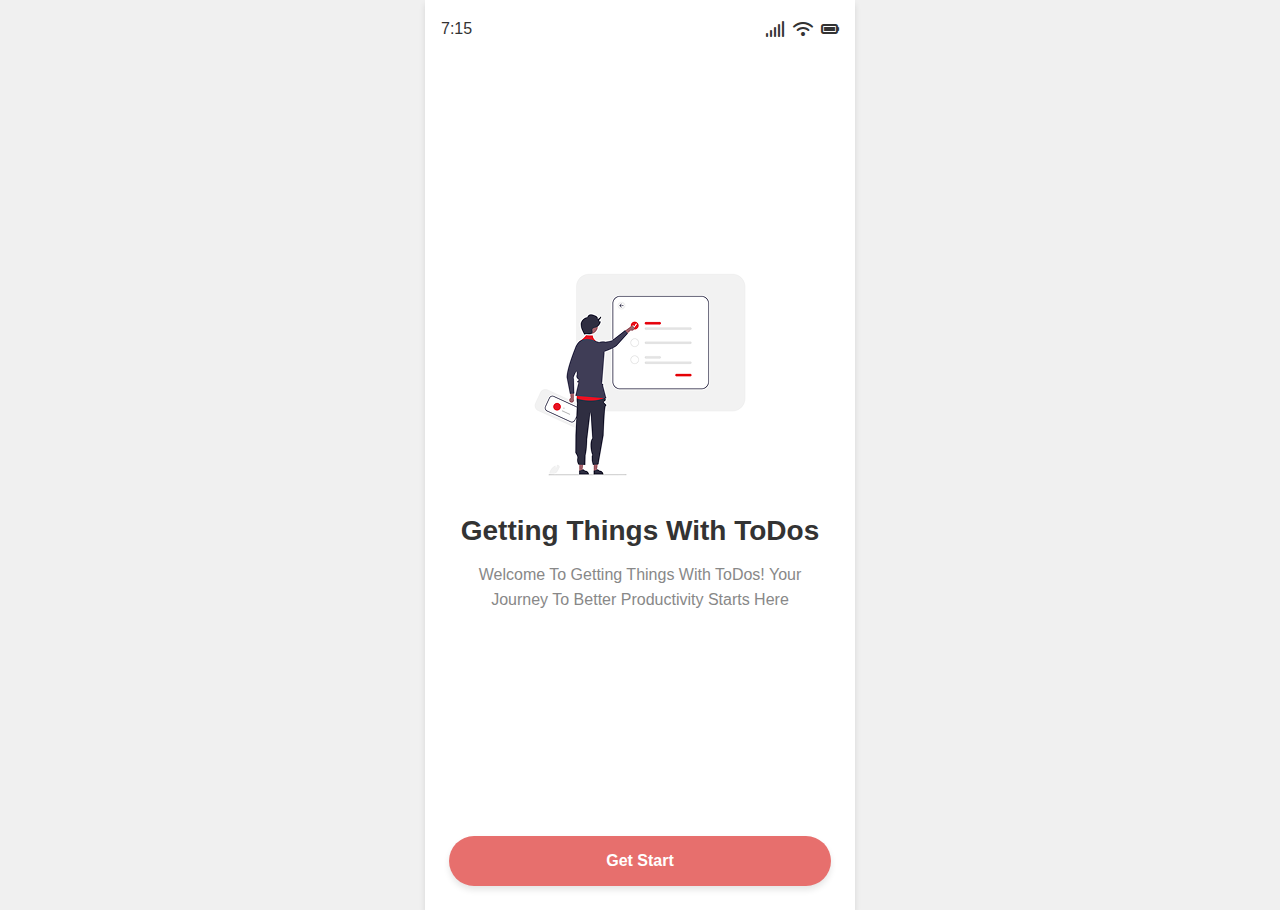
<file: index.html>
<!DOCTYPE html>
<html lang="en">
<head>
    <meta charset="UTF-8">
    <meta name="viewport" content="width=device-width, initial-scale=1.0">
    <title>ToDo App</title>
    <link rel="stylesheet" href="style.css">
    <link rel="stylesheet" href="https://cdnjs.cloudflare.com/ajax/libs/font-awesome/6.4.0/css/all.min.css">
</head>
<body>
    <div class="app-container">
        <div class="status-bar">
            <span class="time">7:15</span>
            <!-- <img src="Img/Ellipse 1.png" alt=""> -->
            <div class="status-icons">
                <i class="fas fa-signal"></i>
                <i class="fas fa-wifi"></i>
                <i class="fas fa-battery-full"></i>
            </div>
        </div>

        <div class="screen" id="welcome-screen">
            <div class="bubble-decoration"></div>
            <div class="content-container">
                <div class="img-container">
                  <img src="Img/undraw_Preferences_popup_re_4qk0 2.png" alt="">
                </div>
                <h1>Getting Things With ToDos</h1>
                <p>Welcome To Getting Things With ToDos! Your Journey To Better Productivity Starts Here</p>
            </div>
            <button class="primary-button" id="get-started-btn">Get Start</button>
        </div>
        
           <!-- Login Screen -->
        <div class="screen hidden" id="login-screen">
          <div class="bubble-decoration"></div>
          <div class="content-container">
              <h2>Welcome Back</h2>
              <div class="logo-container">
                <img src="Img/undraw_mobile_profile_7hvy 1.png" alt="">
              </div>
              <form id="login-form" class="form">
                  <div class="form-field">
                      <input type="text" placeholder="Enter Your Full Name" id="login-name" required>
                  </div>
                  <div class="form-field">
                      <input type="password" placeholder="Enter Password" id="login-password" required>
                  </div>
                  <button type="submit" class="primary-button">Login</button>
              </form>
              <div class="form-footer">
                  <span>Don't Have An Account?</span>
                  <button class="link-button" id="go-to-register">Sign Up</button>
              </div>
          </div>
      </div>

        <!-- Register Screen -->
        <div class="screen hidden" id="register-screen">
            <div class="bubble-decoration"></div>
            <div class="content-container">
                <h2>Welcome To Onboard!</h2>
                <p class="subtitle">Let's Help To Meet Up Your Tasks.</p>
                <form id="register-form" class="form">
                    <div class="form-field">
                        <input type="text" placeholder="Enter Your Full Name" id="register-name" required>
                    </div>
                    <div class="form-field">
                        <input type="email" placeholder="Enter Your Email" id="register-email" required>
                    </div>
                    <div class="form-field">
                        <input type="password" placeholder="Enter Password" id="register-password" required>
                    </div>
                    <button type="submit" class="primary-button">Register</button>
                </form>
                <div class="form-footer">
                    <span>Already Have An Account?</span>
                    <button class="link-button" id="go-to-login">Sign In</button>
                </div>
            </div>
        </div>

        <!-- Dashboard Screen -->
        <div class="screen hidden" id="dashboard-screen">
            <div class="bubble-decoration"></div>
            <div class="user-header">
                <div class="user-info">
                    <div class="user-avatar">
                        <i class="fas fa-user"></i>
                    </div>
                    <div>
                        <h3 id="user-name">User Name</h3>
                        <span class="user-status">Active</span>
                    </div>
                </div>
                <button id="logout-btn" class="icon-button">
                    <i class="fas fa-power-off"></i>
                </button>
            </div>
            <div class="dashboard-content">
                <h2>Dashboard</h2>
                <div class="search-container">
                    <input type="text" placeholder="Search For Tasks" id="task-search">
                    <i class="fas fa-search search-icon"></i>
                </div>
                <div class="categories-section">
                    <h3>Categories</h3>
                    <div class="categories-grid">
                        <div class="category-item">
                            <i class="fas fa-briefcase"></i>
                            <span>Work</span>
                        </div>
                        <div class="category-item personal">
                            <i class="fas fa-user"></i>
                            <span>Personal</span>
                        </div>
                        <div class="category-item shopping">
                            <i class="fas fa-shopping-cart"></i>
                            <span>Shopping</span>
                        </div>
                        <div class="category-item health">
                            <i class="fas fa-heart"></i>
                            <span>Health</span>
                        </div>
                    </div>
                </div>
                <div class="tasks-section">
                    <h3>Today's Task</h3>
                    <div id="tasks-container" class="tasks-container">
                        <!-- Tasks will be added dynamically here -->
                    </div>
                </div>
            </div>
            <!-- Add Task Button -->
            <button id="add-task-btn" class="fab-button">
                <i class="fas fa-plus"></i>
            </button>
            <!-- Bottom Navigation -->
            <div class="bottom-nav">
                <button class="nav-button active">
                    <i class="fas fa-home"></i>
                </button>
                <button class="nav-button">
                    <i class="fas fa-list-check"></i>
                </button>
                <div class="nav-spacer"></div>
                <button class="nav-button">
                    <i class="fas fa-trash"></i>
                </button>
                <button class="nav-button">
                    <i class="fas fa-cog"></i>
                </button>
            </div>
        </div>

        <!-- Task Detail Screen -->
        <div class="screen hidden" id="task-detail-screen">
            <div class="detail-header">
                <button id="back-to-dashboard" class="icon-button white">
                    <i class="fas fa-arrow-left"></i>
                </button>
                <div class="user-profile">
                    <div class="user-avatar-large">
                        <i class="fas fa-user"></i>
                    </div>
                    <h2 id="detail-user-name">User Name</h2>
                </div>
            </div>
            <div class="detail-content">
                <h2>Welcome To Getting Things</h2>
                <div id="detail-tasks-container" class="detail-tasks">
                    <!-- Tasks will be added dynamically here -->
                </div>
            </div>
            <div class="detail-footer">
                <button id="submit-tasks" class="primary-button">Submit</button>
            </div>
        </div>

        <!-- Toast Notification -->
        <div id="toast" class="toast hidden">
            <div class="toast-content">
                <div class="toast-message">
                    <h4 id="toast-title">Success</h4>
                    <p id="toast-description">Operation completed successfully</p>
                </div>
            </div>
        </div>
    </div>

    <script src="script.js"></script>
</body>
</html>
</file>
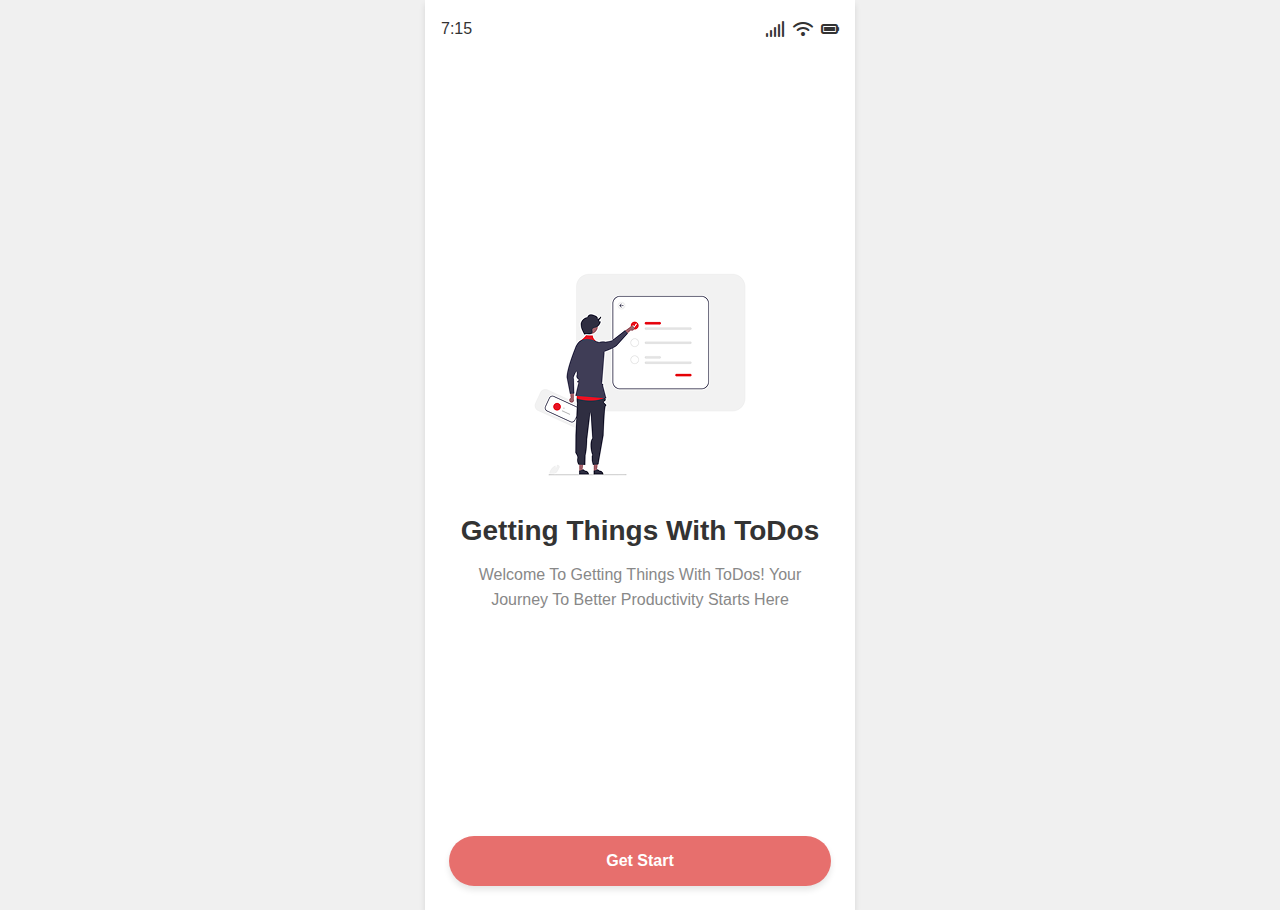
<file: To-Do List App/index.html>
<!DOCTYPE html>
<html lang="en">
<head>
    <meta charset="UTF-8">
    <meta name="viewport" content="width=device-width, initial-scale=1.0">
    <title>ToDo App</title>
    <link rel="stylesheet" href="style.css">
    <link rel="stylesheet" href="https://cdnjs.cloudflare.com/ajax/libs/font-awesome/6.4.0/css/all.min.css">
</head>
<body>
    <div class="app-container">
        <div class="status-bar">
            <span class="time">7:15</span>
            <!-- <img src="Img/Ellipse 1.png" alt=""> -->
            <div class="status-icons">
                <i class="fas fa-signal"></i>
                <i class="fas fa-wifi"></i>
                <i class="fas fa-battery-full"></i>
            </div>
        </div>

        <div class="screen" id="welcome-screen">
            <div class="bubble-decoration"></div>
            <div class="content-container">
                <div class="img-container">
                  <img src="Img/undraw_Preferences_popup_re_4qk0 2.png" alt="">
                </div>
                <h1>Getting Things With ToDos</h1>
                <p>Welcome To Getting Things With ToDos! Your Journey To Better Productivity Starts Here</p>
            </div>
            <button class="primary-button" id="get-started-btn">Get Start</button>
        </div>
        
           <!-- Login Screen -->
        <div class="screen hidden" id="login-screen">
          <div class="bubble-decoration"></div>
          <div class="content-container">
              <h2>Welcome Back</h2>
              <div class="logo-container">
                <img src="Img/undraw_mobile_profile_7hvy 1.png" alt="">
              </div>
              <form id="login-form" class="form">
                  <div class="form-field">
                      <input type="text" placeholder="Enter Your Full Name" id="login-name" required>
                  </div>
                  <div class="form-field">
                      <input type="password" placeholder="Enter Password" id="login-password" required>
                  </div>
                  <button type="submit" class="primary-button">Login</button>
              </form>
              <div class="form-footer">
                  <span>Don't Have An Account?</span>
                  <button class="link-button" id="go-to-register">Sign Up</button>
              </div>
          </div>
      </div>

        <!-- Register Screen -->
        <div class="screen hidden" id="register-screen">
            <div class="bubble-decoration"></div>
            <div class="content-container">
                <h2>Welcome To Onboard!</h2>
                <p class="subtitle">Let's Help To Meet Up Your Tasks.</p>
                <form id="register-form" class="form">
                    <div class="form-field">
                        <input type="text" placeholder="Enter Your Full Name" id="register-name" required>
                    </div>
                    <div class="form-field">
                        <input type="email" placeholder="Enter Your Email" id="register-email" required>
                    </div>
                    <div class="form-field">
                        <input type="password" placeholder="Enter Password" id="register-password" required>
                    </div>
                    <button type="submit" class="primary-button">Register</button>
                </form>
                <div class="form-footer">
                    <span>Already Have An Account?</span>
                    <button class="link-button" id="go-to-login">Sign In</button>
                </div>
            </div>
        </div>

        <!-- Dashboard Screen -->
        <div class="screen hidden" id="dashboard-screen">
            <div class="bubble-decoration"></div>
            <div class="user-header">
                <div class="user-info">
                    <div class="user-avatar">
                        <i class="fas fa-user"></i>
                    </div>
                    <div>
                        <h3 id="user-name">User Name</h3>
                        <span class="user-status">Active</span>
                    </div>
                </div>
                <button id="logout-btn" class="icon-button">
                    <i class="fas fa-power-off"></i>
                </button>
            </div>
            <div class="dashboard-content">
                <h2>Dashboard</h2>
                <div class="search-container">
                    <input type="text" placeholder="Search For Tasks" id="task-search">
                    <i class="fas fa-search search-icon"></i>
                </div>
                <div class="categories-section">
                    <h3>Categories</h3>
                    <div class="categories-grid">
                        <div class="category-item">
                            <i class="fas fa-briefcase"></i>
                            <span>Work</span>
                        </div>
                        <div class="category-item personal">
                            <i class="fas fa-user"></i>
                            <span>Personal</span>
                        </div>
                        <div class="category-item shopping">
                            <i class="fas fa-shopping-cart"></i>
                            <span>Shopping</span>
                        </div>
                        <div class="category-item health">
                            <i class="fas fa-heart"></i>
                            <span>Health</span>
                        </div>
                    </div>
                </div>
                <div class="tasks-section">
                    <h3>Today's Task</h3>
                    <div id="tasks-container" class="tasks-container">
                        <!-- Tasks will be added dynamically here -->
                    </div>
                </div>
            </div>
            <!-- Add Task Button -->
            <button id="add-task-btn" class="fab-button">
                <i class="fas fa-plus"></i>
            </button>
            <!-- Bottom Navigation -->
            <div class="bottom-nav">
                <button class="nav-button active">
                    <i class="fas fa-home"></i>
                </button>
                <button class="nav-button">
                    <i class="fas fa-list-check"></i>
                </button>
                <div class="nav-spacer"></div>
                <button class="nav-button">
                    <i class="fas fa-trash"></i>
                </button>
                <button class="nav-button">
                    <i class="fas fa-cog"></i>
                </button>
            </div>
        </div>

        <!-- Task Detail Screen -->
        <div class="screen hidden" id="task-detail-screen">
            <div class="detail-header">
                <button id="back-to-dashboard" class="icon-button white">
                    <i class="fas fa-arrow-left"></i>
                </button>
                <div class="user-profile">
                    <div class="user-avatar-large">
                        <i class="fas fa-user"></i>
                    </div>
                    <h2 id="detail-user-name">User Name</h2>
                </div>
            </div>
            <div class="detail-content">
                <h2>Welcome To Getting Things</h2>
                <div id="detail-tasks-container" class="detail-tasks">
                    <!-- Tasks will be added dynamically here -->
                </div>
            </div>
            <div class="detail-footer">
                <button id="submit-tasks" class="primary-button">Submit</button>
            </div>
        </div>

        <!-- Toast Notification -->
        <div id="toast" class="toast hidden">
            <div class="toast-content">
                <div class="toast-message">
                    <h4 id="toast-title">Success</h4>
                    <p id="toast-description">Operation completed successfully</p>
                </div>
            </div>
        </div>
    </div>

    <script src="script.js"></script>
</body>
</html>
</file>
<file: style.css>
:root {
  --primary-color: #E76F6D;
  --secondary-color: #f5f5f5;
  --text-color: #333333;
  --light-text-color: #888888;
  --border-color: #e1e1e1;
  --success-color: #4CAF50;
  --info-color: #2196F3;
  --warning-color: #FFC107;
  --danger-color: #f44336;
  --border-radius: 20px;
  --box-shadow: 0 4px 6px rgba(0, 0, 0, 0.1);
}

* {
  box-sizing: border-box;
  margin: 0;
  padding: 0;
  font-family: 'Segoe UI', Tahoma, Geneva, Verdana, sans-serif;
}

body {
  background-color: #f0f0f0;
  color: var(--text-color);
  line-height: 1.6;
}


.app-container {
  position: relative;
  max-width: 430px;
  margin: 0 auto;
  background-color: white;
  min-height: 100vh;
  overflow: hidden;
  box-shadow: var(--box-shadow);
}

/* Status Bar */
.status-bar {
  display: flex;
  justify-content: space-between;
  align-items: center;
  padding: 1rem;
  z-index: 10;
}

.status-icons {
  display: flex;
  gap: 0.5rem;
}

/* Bubble Decoration */
.bubble-decoration {
  position: absolute;
  top: -100px;
  right: -100px;
  width: 200px;
  height: 200px;
  border-radius: 50%;
  background-color: rgba(231, 111, 109, 0.2);
  z-index: -1;
}

.bubble-decoration::after {
  content: '';
  position: absolute;
  top: 50px;
  left: -150px;
  width: 150px;
  height: 150px;
  border-radius: 50%;
  background-color: rgba(231, 111, 109, 0.1);
}

/* Screen Styles */
.screen {
  position: relative;
  padding: 0 1.5rem 1.5rem;
  height: calc(100vh - 3rem);
  display: flex;
  flex-direction: column;
  transition: transform 0.3s ease-in-out;
}

.hidden {
  display: none !important;
}

.slide-in {
  animation: slideIn 0.3s forwards;
}

@keyframes slideIn {
  from { transform: translateX(100%); }
  to { transform: translateX(0); }
}

/* Content Container */
.content-container {
  flex: 1;
  display: flex;
  flex-direction: column;
  justify-content: center;
  align-items: center;
  text-align: center;
  z-index: 1;
}

/* Buttons */
.primary-button {
  background-color: var(--primary-color);
  color: white;
  padding: 1rem 1.5rem;
  border: none;
  border-radius: 30px;
  font-weight: bold;
  cursor: pointer;
  width: 100%;
  font-size: 1rem;
  box-shadow: var(--box-shadow);
  transition: background-color 0.2s;
}

.primary-button:hover {
  background-color: #d25e5c;
}

.link-button {
  background: none;
  border: none;
  color: var(--primary-color);
  font-weight: 500;
  cursor: pointer;
  padding: 0.5rem;
}

.icon-button {
  background: none;
  border: none;
  color: var(--primary-color);
  font-size: 1.2rem;
  cursor: pointer;
  display: flex;
  align-items: center;
  justify-content: center;
  padding: 0.5rem;
}

.icon-button.white {
  color: white;
}

/* Welcome Screen */
.logo-container {
  margin-bottom: 2rem;
}

#welcome-screen h1 {
  font-size: 1.75rem;
  margin-bottom: 0.5rem;
  color: var(--text-color);
}

#welcome-screen p {
  color: var(--light-text-color);
  margin-bottom: 2rem;
}

/* Forms */
.form {
  width: 100%;
  margin-top: 1rem;
}

.form-field {
  margin-bottom: 1rem;
}

.form input {
  width: 100%;
  padding: 1rem 1.5rem;
  border: 1px solid var(--primary-color);
  border-radius: 30px;
  outline: none;
  transition: box-shadow 0.2s;
  font-size: 0.9rem;
}

.form input:focus {
  box-shadow: 0 0 0 2px rgba(231, 111, 109, 0.2);
}

.form-footer {
  margin-top: 1rem;
  text-align: center;
}
.user-header {
  display: flex;
  justify-content: space-between;
  align-items: center;
  padding: 1rem 0;
  border-bottom: 1px solid var(--border-color);
}

.user-info {
  display: flex;
  align-items: center;
}

.user-avatar {
  width: 2.5rem;
  height: 2.5rem;
  background-color: var(--secondary-color);
  border-radius: 50%;
  display: flex;
  align-items: center;
  justify-content: center;
  margin-right: 0.75rem;
}

.user-status {
  color: var(--success-color);
  font-size: 0.8rem;
}

.dashboard-content {
  padding: 1rem 0;
  overflow-y: auto;
  flex: 1;
}

.dashboard-content h2 {
  font-size: 1.5rem;
  margin-bottom: 1rem;
}

.search-container {
  position: relative;
  margin-bottom: 1rem;
}

.search-container input {
  width: 100%;
  padding: 0.75rem 2.5rem;
  background-color: var(--secondary-color);
  border: none;
  border-radius: 10px;
  outline: none;
}

.search-icon {
  position: absolute;
  left: 1rem;
  top: 50%;
  transform: translateY(-50%);
  color: var(--light-text-color);
}

.categories-section {
  margin-bottom: 1.5rem;
}

.categories-section h3 {
  font-size: 1.2rem;
  margin-bottom: 0.75rem;
}

.categories-grid {
  display: grid;
  grid-template-columns: repeat(4, 1fr);
  gap: 0.5rem;
}

.category-item {
  display: flex;
  flex-direction: column;
  align-items: center;
  padding: 0.75rem;
  background-color: var(--secondary-color);
  border-radius: 10px;
}

.category-item i {
  margin-bottom: 0.25rem;
}

.category-item.personal i, .category-item.personal span {
  color: #1E88E5;
}

.category-item.shopping i, .category-item.shopping span {
  color: #FFC107;
}

.category-item.health i, .category-item.health span {
  color: #E53935;
}

.tasks-section h3 {
  font-size: 1.2rem;
  margin-bottom: 0.75rem;
}

.tasks-container {
  display: flex;
  flex-direction: column;
  gap: 0.75rem;
}

.task-item {
  padding: 0.75rem;
  background-color: var(--secondary-color);
  border-radius: 10px;
  display: flex;
  justify-content: space-between;
  align-items: center;
}

.task-item-left {
  display: flex;
  align-items: center;
}

.task-circle {
  width: 1.25rem;
  height: 1.25rem;
  border: 2px solid var(--primary-color);
  border-radius: 50%;
  margin-right: 0.75rem;
  cursor: pointer;
  position: relative;
}

.task-circle.completed::after {
  content: '';
  position: absolute;
  width: 0.75rem;
  height: 0.75rem;
  background-color: var(--primary-color);
  border-radius: 50%;
  top: 50%;
  left: 50%;
  transform: translate(-50%, -50%);
}

.task-time {
  font-size: 0.8rem;
  color: var(--light-text-color);
}

.bottom-nav {
  display: flex;
  justify-content: space-between;
  align-items: center;
  padding: 1rem;
  border-top: 1px solid var(--border-color);
  position: relative;
  z-index: 1;
}

.nav-button {
  background: none;
  border: none;
  font-size: 1.25rem;
  color: var(--text-color);
  cursor: pointer;
}

.nav-button.active {
  color: var(--primary-color);
}

.nav-spacer {
  width: 3rem;
}

.fab-button {
  position: absolute;
  bottom: 3.5rem;
  left: 50%;
  transform: translateX(-50%);
  width: 3.5rem;
  height: 3.5rem;
  border-radius: 50%;
  background-color: var(--primary-color);
  color: white;
  border: none;
  display: flex;
  align-items: center;
  justify-content: center;
  font-size: 1.5rem;
  box-shadow: var(--box-shadow);
  cursor: pointer;
  z-index: 10;
}

.detail-header {
  background-color: var(--primary-color);
  padding: 1rem;
  border-radius: 0 0 1.5rem 1.5rem;
  margin-bottom: 1rem;
}

.user-profile {
  display: flex;
  flex-direction: column;
  align-items: center;
  padding: 1rem 0;
}

.user-avatar-large {
  width: 4rem;
  height: 4rem;
  background-color: white;
  border-radius: 50%;
  display: flex;
  align-items: center;
  justify-content: center;
  margin-bottom: 0.5rem;
}

.user-avatar-large i {
  color: var(--primary-color);
  font-size: 2rem;
}

.user-profile h2 {
  color: white;
  font-size: 1.25rem;
}

.detail-content {
  padding: 1rem 0;
  flex: 1;
}

.detail-content h2 {
  font-size: 1.5rem;
  margin-bottom: 1.5rem;
}

.detail-tasks {
  display: flex;
  flex-direction: column;
  gap: 1rem;
}

.detail-task-item {
  display: flex;
  align-items: center;
}

.detail-task-item label {
  margin-left: 0.75rem;
}

.detail-footer {
  padding: 1rem 0;
}
.toast {
  position: fixed;
  top: 1rem;
  right: 1rem;
  max-width: 350px;
  background-color: white;
  border-radius: 10px;
  box-shadow: 0 5px 15px rgba(0, 0, 0, 0.2);
  z-index: 1000;
  overflow: hidden;
  animation: slideInRight 0.3s forwards;
}

.toast.hidden {
  display: none;
}

.toast-content {
  padding: 1rem;
}

.toast-message h4 {
  margin-bottom: 0.25rem;
}

.toast-message p {
  font-size: 0.9rem;
  color: var(--light-text-color);
}

@keyframes slideInRight {
  from { transform: translateX(100%); opacity: 0; }
  to { transform: translateX(0); opacity: 1; }
}

@keyframes slideOutRight {
  from { transform: translateX(0); opacity: 1; }
  to { transform: translateX(100%); opacity: 0; }
}
.toast.success {
  border-left: 4px solid var(--success-color);
}

.toast.info {
  border-left: 4px solid var(--info-color);
}

.toast.warning {
  border-left: 4px solid var(--warning-color);
}

.toast.error {
  border-left: 4px solid var(--danger-color);
}
</file>
<file: To-Do List App/style.css>
:root {
  --primary-color: #E76F6D;
  --secondary-color: #f5f5f5;
  --text-color: #333333;
  --light-text-color: #888888;
  --border-color: #e1e1e1;
  --success-color: #4CAF50;
  --info-color: #2196F3;
  --warning-color: #FFC107;
  --danger-color: #f44336;
  --border-radius: 20px;
  --box-shadow: 0 4px 6px rgba(0, 0, 0, 0.1);
}

* {
  box-sizing: border-box;
  margin: 0;
  padding: 0;
  font-family: 'Segoe UI', Tahoma, Geneva, Verdana, sans-serif;
}

body {
  background-color: #f0f0f0;
  color: var(--text-color);
  line-height: 1.6;
}

/* App Container */
.app-container {
  position: relative;
  max-width: 430px;
  margin: 0 auto;
  background-color: white;
  min-height: 100vh;
  overflow: hidden;
  box-shadow: var(--box-shadow);
}

/* Status Bar */
.status-bar {
  display: flex;
  justify-content: space-between;
  align-items: center;
  padding: 1rem;
  z-index: 10;
}

.status-icons {
  display: flex;
  gap: 0.5rem;
}

/* Bubble Decoration */
.bubble-decoration {
  position: absolute;
  top: -100px;
  right: -100px;
  width: 200px;
  height: 200px;
  border-radius: 50%;
  background-color: rgba(231, 111, 109, 0.2);
  z-index: -1;
}

.bubble-decoration::after {
  content: '';
  position: absolute;
  top: 50px;
  left: -150px;
  width: 150px;
  height: 150px;
  border-radius: 50%;
  background-color: rgba(231, 111, 109, 0.1);
}

/* Screen Styles */
.screen {
  position: relative;
  padding: 0 1.5rem 1.5rem;
  height: calc(100vh - 3rem);
  display: flex;
  flex-direction: column;
  transition: transform 0.3s ease-in-out;
}

.hidden {
  display: none !important;
}

.slide-in {
  animation: slideIn 0.3s forwards;
}

@keyframes slideIn {
  from { transform: translateX(100%); }
  to { transform: translateX(0); }
}

/* Content Container */
.content-container {
  flex: 1;
  display: flex;
  flex-direction: column;
  justify-content: center;
  align-items: center;
  text-align: center;
  z-index: 1;
}

/* Buttons */
.primary-button {
  background-color: var(--primary-color);
  color: white;
  padding: 1rem 1.5rem;
  border: none;
  border-radius: 30px;
  font-weight: bold;
  cursor: pointer;
  width: 100%;
  font-size: 1rem;
  box-shadow: var(--box-shadow);
  transition: background-color 0.2s;
}

.primary-button:hover {
  background-color: #d25e5c;
}

.link-button {
  background: none;
  border: none;
  color: var(--primary-color);
  font-weight: 500;
  cursor: pointer;
  padding: 0.5rem;
}

.icon-button {
  background: none;
  border: none;
  color: var(--primary-color);
  font-size: 1.2rem;
  cursor: pointer;
  display: flex;
  align-items: center;
  justify-content: center;
  padding: 0.5rem;
}

.icon-button.white {
  color: white;
}

/* Welcome Screen */
.logo-container {
  margin-bottom: 2rem;
}

#welcome-screen h1 {
  font-size: 1.75rem;
  margin-bottom: 0.5rem;
  color: var(--text-color);
}

#welcome-screen p {
  color: var(--light-text-color);
  margin-bottom: 2rem;
}

/* Forms */
.form {
  width: 100%;
  margin-top: 1rem;
}

.form-field {
  margin-bottom: 1rem;
}

.form input {
  width: 100%;
  padding: 1rem 1.5rem;
  border: 1px solid var(--primary-color);
  border-radius: 30px;
  outline: none;
  transition: box-shadow 0.2s;
  font-size: 0.9rem;
}

.form input:focus {
  box-shadow: 0 0 0 2px rgba(231, 111, 109, 0.2);
}

.form-footer {
  margin-top: 1rem;
  text-align: center;
}
.user-header {
  display: flex;
  justify-content: space-between;
  align-items: center;
  padding: 1rem 0;
  border-bottom: 1px solid var(--border-color);
}

.user-info {
  display: flex;
  align-items: center;
}

.user-avatar {
  width: 2.5rem;
  height: 2.5rem;
  background-color: var(--secondary-color);
  border-radius: 50%;
  display: flex;
  align-items: center;
  justify-content: center;
  margin-right: 0.75rem;
}

.user-status {
  color: var(--success-color);
  font-size: 0.8rem;
}

.dashboard-content {
  padding: 1rem 0;
  overflow-y: auto;
  flex: 1;
}

.dashboard-content h2 {
  font-size: 1.5rem;
  margin-bottom: 1rem;
}

.search-container {
  position: relative;
  margin-bottom: 1rem;
}

.search-container input {
  width: 100%;
  padding: 0.75rem 2.5rem;
  background-color: var(--secondary-color);
  border: none;
  border-radius: 10px;
  outline: none;
}

.search-icon {
  position: absolute;
  left: 1rem;
  top: 50%;
  transform: translateY(-50%);
  color: var(--light-text-color);
}

.categories-section {
  margin-bottom: 1.5rem;
}

.categories-section h3 {
  font-size: 1.2rem;
  margin-bottom: 0.75rem;
}

.categories-grid {
  display: grid;
  grid-template-columns: repeat(4, 1fr);
  gap: 0.5rem;
}

.category-item {
  display: flex;
  flex-direction: column;
  align-items: center;
  padding: 0.75rem;
  background-color: var(--secondary-color);
  border-radius: 10px;
}

.category-item i {
  margin-bottom: 0.25rem;
}

.category-item.personal i, .category-item.personal span {
  color: #1E88E5;
}

.category-item.shopping i, .category-item.shopping span {
  color: #FFC107;
}

.category-item.health i, .category-item.health span {
  color: #E53935;
}

.tasks-section h3 {
  font-size: 1.2rem;
  margin-bottom: 0.75rem;
}

.tasks-container {
  display: flex;
  flex-direction: column;
  gap: 0.75rem;
}

.task-item {
  padding: 0.75rem;
  background-color: var(--secondary-color);
  border-radius: 10px;
  display: flex;
  justify-content: space-between;
  align-items: center;
}

.task-item-left {
  display: flex;
  align-items: center;
}

.task-circle {
  width: 1.25rem;
  height: 1.25rem;
  border: 2px solid var(--primary-color);
  border-radius: 50%;
  margin-right: 0.75rem;
  cursor: pointer;
  position: relative;
}

.task-circle.completed::after {
  content: '';
  position: absolute;
  width: 0.75rem;
  height: 0.75rem;
  background-color: var(--primary-color);
  border-radius: 50%;
  top: 50%;
  left: 50%;
  transform: translate(-50%, -50%);
}

.task-time {
  font-size: 0.8rem;
  color: var(--light-text-color);
}

.bottom-nav {
  display: flex;
  justify-content: space-between;
  align-items: center;
  padding: 1rem;
  border-top: 1px solid var(--border-color);
  position: relative;
  z-index: 1;
}

.nav-button {
  background: none;
  border: none;
  font-size: 1.25rem;
  color: var(--text-color);
  cursor: pointer;
}

.nav-button.active {
  color: var(--primary-color);
}

.nav-spacer {
  width: 3rem;
}

.fab-button {
  position: absolute;
  bottom: 3.5rem;
  left: 50%;
  transform: translateX(-50%);
  width: 3.5rem;
  height: 3.5rem;
  border-radius: 50%;
  background-color: var(--primary-color);
  color: white;
  border: none;
  display: flex;
  align-items: center;
  justify-content: center;
  font-size: 1.5rem;
  box-shadow: var(--box-shadow);
  cursor: pointer;
  z-index: 10;
}

.detail-header {
  background-color: var(--primary-color);
  padding: 1rem;
  border-radius: 0 0 1.5rem 1.5rem;
  margin-bottom: 1rem;
}

.user-profile {
  display: flex;
  flex-direction: column;
  align-items: center;
  padding: 1rem 0;
}

.user-avatar-large {
  width: 4rem;
  height: 4rem;
  background-color: white;
  border-radius: 50%;
  display: flex;
  align-items: center;
  justify-content: center;
  margin-bottom: 0.5rem;
}

.user-avatar-large i {
  color: var(--primary-color);
  font-size: 2rem;
}

.user-profile h2 {
  color: white;
  font-size: 1.25rem;
}

.detail-content {
  padding: 1rem 0;
  flex: 1;
}

.detail-content h2 {
  font-size: 1.5rem;
  margin-bottom: 1.5rem;
}

.detail-tasks {
  display: flex;
  flex-direction: column;
  gap: 1rem;
}

.detail-task-item {
  display: flex;
  align-items: center;
}

.detail-task-item label {
  margin-left: 0.75rem;
}

.detail-footer {
  padding: 1rem 0;
}
.toast {
  position: fixed;
  top: 1rem;
  right: 1rem;
  max-width: 350px;
  background-color: white;
  border-radius: 10px;
  box-shadow: 0 5px 15px rgba(0, 0, 0, 0.2);
  z-index: 1000;
  overflow: hidden;
  animation: slideInRight 0.3s forwards;
}

.toast.hidden {
  display: none;
}

.toast-content {
  padding: 1rem;
}

.toast-message h4 {
  margin-bottom: 0.25rem;
}

.toast-message p {
  font-size: 0.9rem;
  color: var(--light-text-color);
}

@keyframes slideInRight {
  from { transform: translateX(100%); opacity: 0; }
  to { transform: translateX(0); opacity: 1; }
}

@keyframes slideOutRight {
  from { transform: translateX(0); opacity: 1; }
  to { transform: translateX(100%); opacity: 0; }
}
.toast.success {
  border-left: 4px solid var(--success-color);
}

.toast.info {
  border-left: 4px solid var(--info-color);
}

.toast.warning {
  border-left: 4px solid var(--warning-color);
}

.toast.error {
  border-left: 4px solid var(--danger-color);
}
</file>
